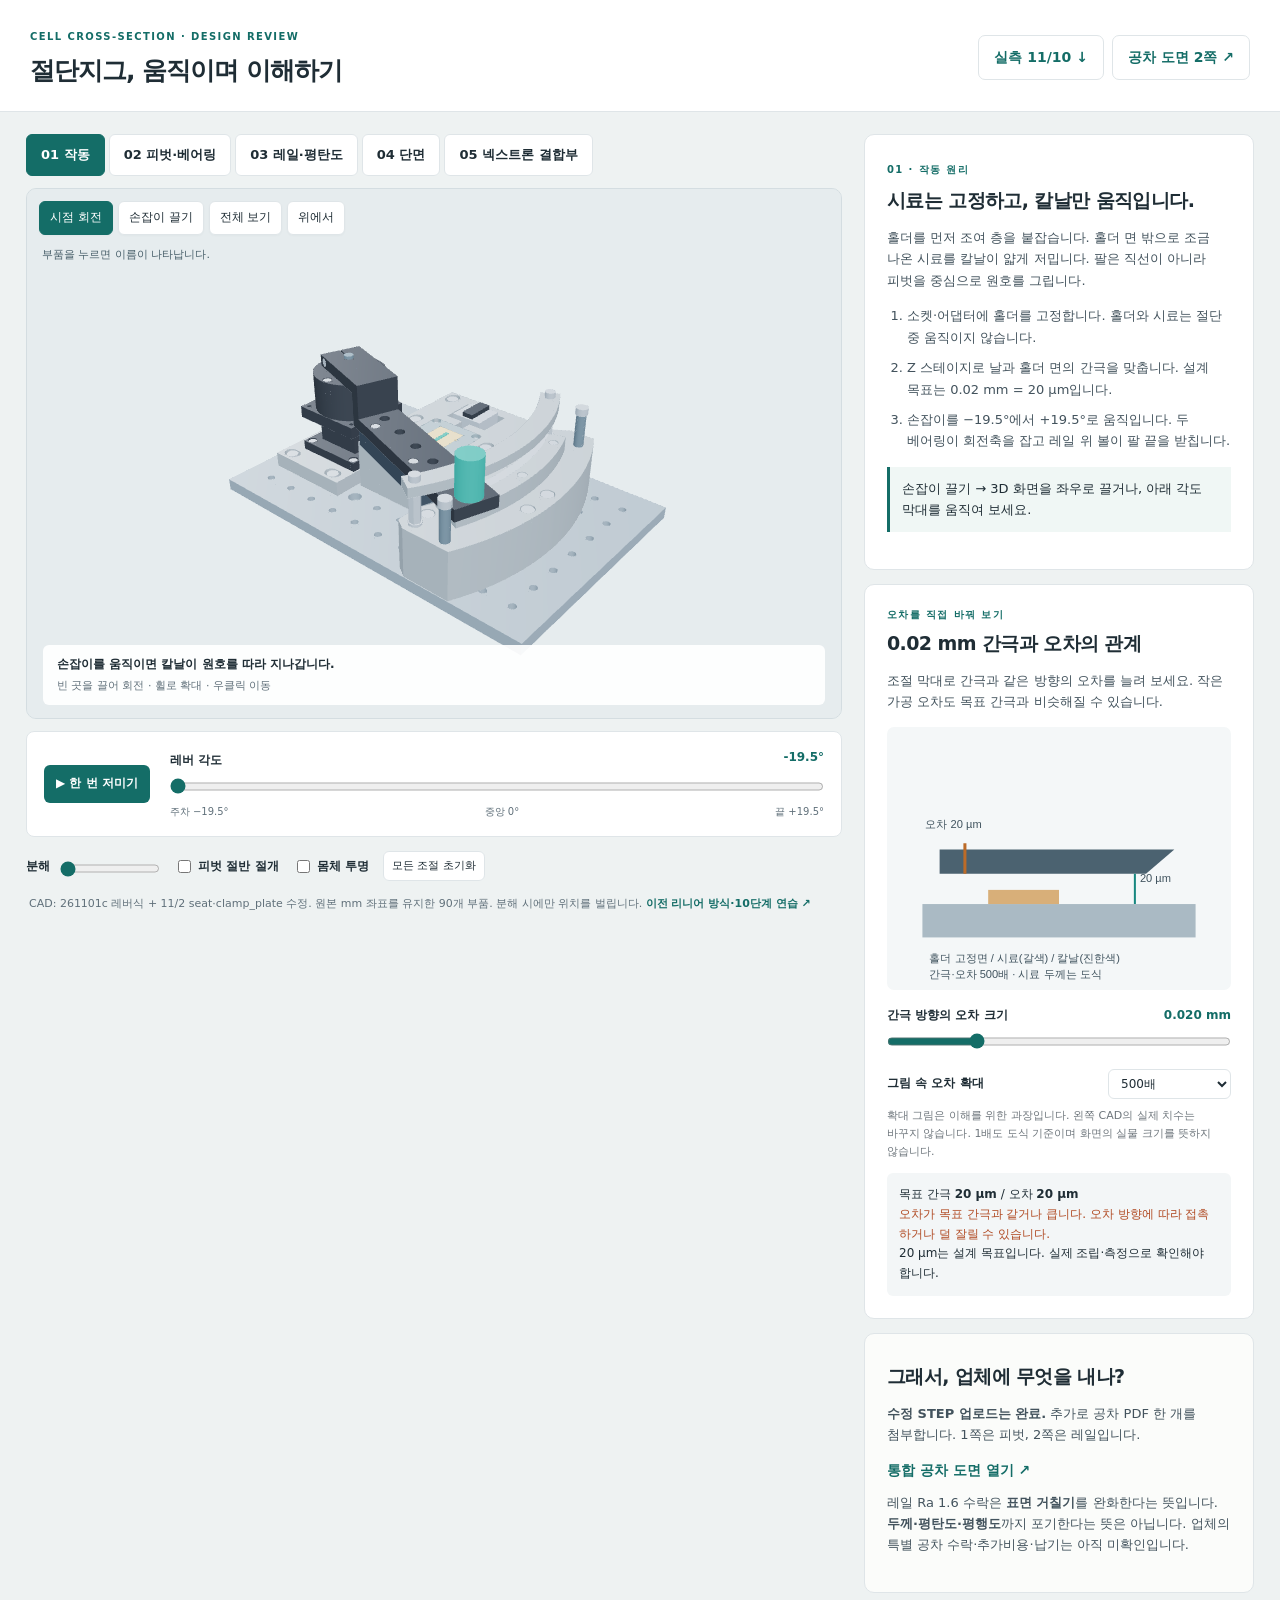
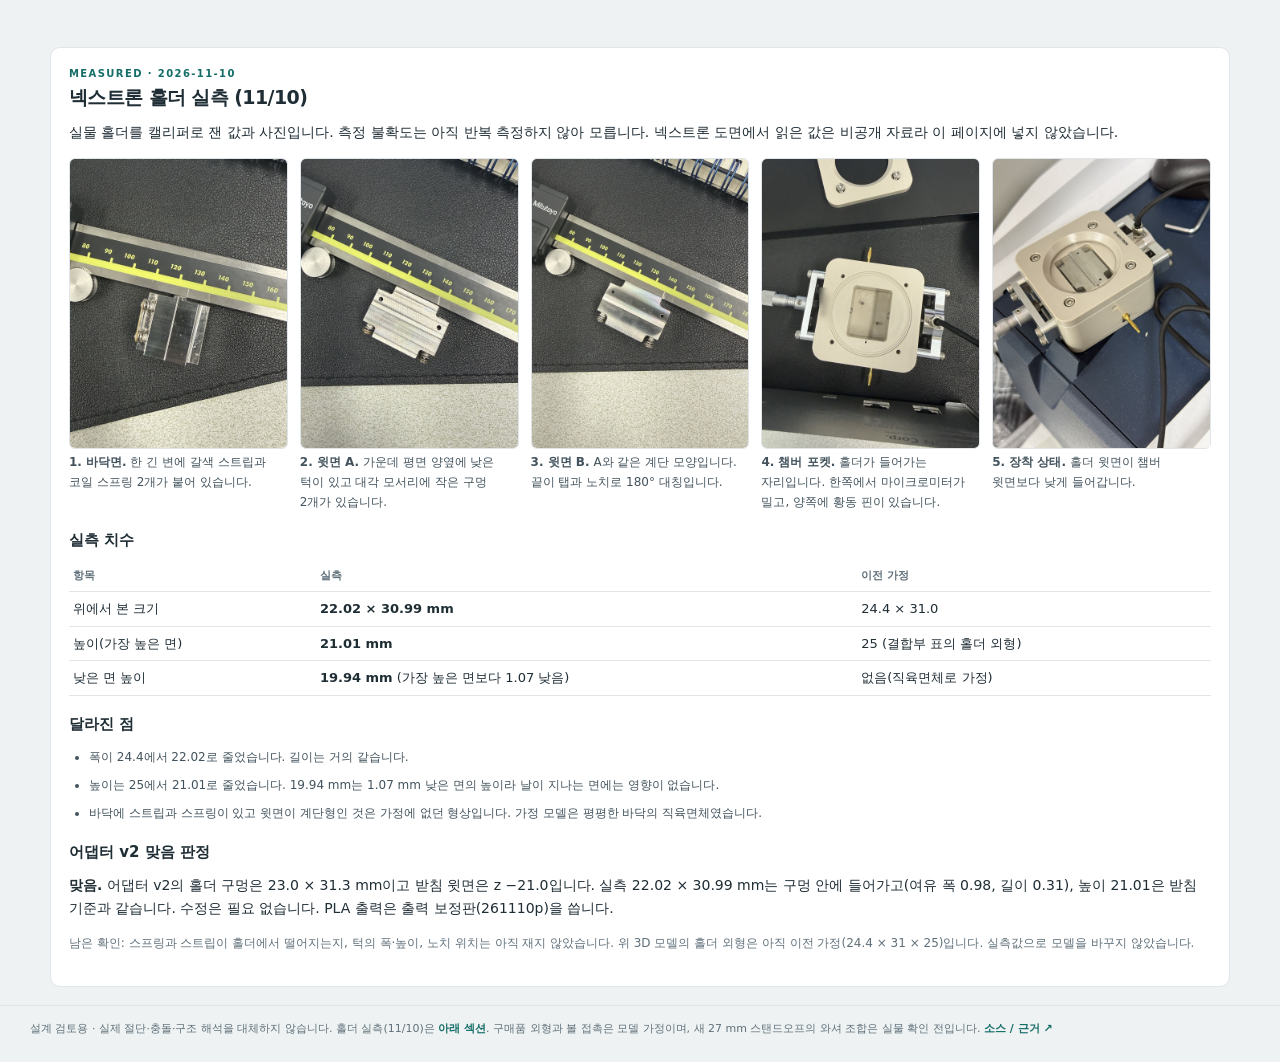
<file: index.html>
<!doctype html>
<html lang="ko"><head><meta charset="utf-8"><meta name="viewport" content="width=device-width,initial-scale=1"><title>절단지그 — 움직이며 이해하기</title><link rel="stylesheet" href="viewer.css?v=261110"></head>
<body>
<header><div><span class="eyebrow">CELL CROSS-SECTION · DESIGN REVIEW</span><h1>절단지그, 움직이며 이해하기</h1></div><div class="hlinks"><a class="paper" href="#measured">실측 11/10 ↓</a><a class="paper" href="assets/jlccnc_tolerance_drawings_261102.pdf" target="_blank" rel="noopener">공차 도면 2쪽 ↗</a></div></header>
<main>
<section class="workspace" aria-label="3D 절단지그">
 <nav class="chapters" aria-label="설명 주제"><button data-topic="operation" class="active">01 작동</button><button data-topic="pivot">02 피벗·베어링</button><button data-topic="rail">03 레일·평탄도</button><button data-topic="section">04 단면</button><button data-topic="mount">05 넥스트론 결합부</button></nav>
 <div id="viewport"><canvas id="scene" aria-label="3D 지그. 마우스로 회전하거나 손잡이 끌기 모드에서 작동"></canvas><div id="tags" aria-hidden="true"></div><div id="loading">실제 CAD 90개 부품을 불러오는 중…</div><div class="top-tools"><button id="cameraMode" class="active">시점 회전</button><button id="handleMode">손잡이 끌기</button><button id="home">전체 보기</button><button id="top">위에서</button></div><div id="partLabel" role="status">부품을 누르면 이름이 나타납니다.</div><div class="viewport-caption"><b id="topicCaption">손잡이를 움직이면 칼날이 원호를 따라 지나갑니다.</b><span id="gestureHint">빈 곳을 끌어 회전 · 휠로 확대 · 우클릭 이동</span></div></div>
 <div class="motion"><button id="play" aria-label="절단 동작 재생">▶ 한 번 저미기</button><div class="slider-label"><label for="angle">레버 각도 <output id="angleValue">−19.5°</output></label><input id="angle" type="range" min="-19.5" max="19.5" step="0.1" value="-19.5"><div class="ends"><span>주차 −19.5°</span><span>중앙 0°</span><span>끝 +19.5°</span></div></div></div>
 <div class="view-controls"><label for="explode">분해 <input id="explode" type="range" min="0" max="1" step="0.01" value="0"></label><label><input id="section" type="checkbox"> 피벗 절반 절개</label><label><input id="ghost" type="checkbox"> 몸체 투명</label><label id="forceToggle" hidden><input id="forces" type="checkbox" checked> 치수·힘 표시</label><button id="reset">모든 조절 초기화</button></div>
 <p class="source">CAD: 261101c 레버식 + 11/2 seat·clamp_plate 수정. 원본 mm 좌표를 유지한 90개 부품. 분해 시에만 위치를 벌립니다. <a href="legacy.html">이전 리니어 방식·10단계 연습 ↗</a></p>
</section>
<aside>
 <article id="explanation"></article>
 <section class="lesson" id="toleranceLab"><div class="eyebrow">오차를 직접 바꿔 보기</div><h2 id="labTitle">0.02 mm는 얼마나 작을까?</h2><p id="labIntro"></p><div id="schematic" aria-label="공차 설명 그림"></div><label id="errorLabel" for="error">오차 크기 <output id="errorValue"></output></label><input id="error" type="range" min="0" max="0.08" step="0.001" value="0.02"><div class="scale" id="scaleRow"><label for="magnify">그림 속 오차 확대</label><select id="magnify"><option value="100">100배</option><option value="500" selected>500배</option><option value="1">과장 없음 (1배)</option></select></div><p class="important" id="scaleNote">확대 그림은 이해를 위한 과장입니다. 왼쪽 CAD의 실제 치수는 바꾸지 않습니다. 1배도 도식 기준이며 화면의 실물 크기를 뜻하지 않습니다.</p><div id="labReadout"></div></section>
 <section class="lesson checklist"><h2>그래서, 업체에 무엇을 내나?</h2><p><b>수정 STEP 업로드는 완료.</b> 추가로 공차 PDF 한 개를 첨부합니다. 1쪽은 피벗, 2쪽은 레일입니다.</p><a href="assets/jlccnc_tolerance_drawings_261102.pdf" target="_blank" rel="noopener">통합 공차 도면 열기 ↗</a><p>레일 Ra 1.6 수락은 <b>표면 거칠기</b>를 완화한다는 뜻입니다. <b>두께·평탄도·평행도</b>까지 포기한다는 뜻은 아닙니다. 업체의 특별 공차 수락·추가비용·납기는 아직 미확인입니다.</p></section>
</aside>
</main>
<section id="measured" class="measured"><div class="eyebrow">MEASURED · 2026-11-10</div><h2>넥스트론 홀더 실측 (11/10)</h2>
<p>실물 홀더를 캘리퍼로 잰 값과 사진입니다. 측정 불확도는 아직 반복 측정하지 않아 모릅니다. 넥스트론 도면에서 읽은 값은 비공개 자료라 이 페이지에 넣지 않았습니다.</p>
<div class="photos">
<figure><img src="assets/measured-261110/p1.jpg" loading="lazy" alt="홀더 바닥면과 스프링 2개"><figcaption><b>1. 바닥면.</b> 한 긴 변에 갈색 스트립과 코일 스프링 2개가 붙어 있습니다.</figcaption></figure>
<figure><img src="assets/measured-261110/p2.jpg" loading="lazy" alt="홀더 윗면 A"><figcaption><b>2. 윗면 A.</b> 가운데 평면 양옆에 낮은 턱이 있고 대각 모서리에 작은 구멍 2개가 있습니다.</figcaption></figure>
<figure><img src="assets/measured-261110/p4.jpg" loading="lazy" alt="홀더 윗면 B"><figcaption><b>3. 윗면 B.</b> A와 같은 계단 모양입니다. 끝이 탭과 노치로 180° 대칭입니다.</figcaption></figure>
<figure><img src="assets/measured-261110/p3.jpg" loading="lazy" alt="챔버의 홀더 포켓"><figcaption><b>4. 챔버 포켓.</b> 홀더가 들어가는 자리입니다. 한쪽에서 마이크로미터가 밀고, 양쪽에 황동 핀이 있습니다.</figcaption></figure>
<figure><img src="assets/measured-261110/p5.jpg" loading="lazy" alt="챔버에 장착한 홀더"><figcaption><b>5. 장착 상태.</b> 홀더 윗면이 챔버 윗면보다 낮게 들어갑니다.</figcaption></figure>
</div>
<h3>실측 치수</h3>
<table class="mspec"><tr><th>항목</th><th>실측</th><th>이전 가정</th></tr>
<tr><td>위에서 본 크기</td><td><b>22.02 × 30.99 mm</b></td><td>24.4 × 31.0</td></tr>
<tr><td>높이(가장 높은 면)</td><td><b>21.01 mm</b></td><td>25 (결합부 표의 홀더 외형)</td></tr>
<tr><td>낮은 면 높이</td><td><b>19.94 mm</b> (가장 높은 면보다 1.07 낮음)</td><td>없음(직육면체로 가정)</td></tr></table>
<h3>달라진 점</h3>
<ul class="fixes"><li>폭이 24.4에서 22.02로 줄었습니다. 길이는 거의 같습니다.</li><li>높이는 25에서 21.01로 줄었습니다. 19.94 mm는 1.07 mm 낮은 면의 높이라 날이 지나는 면에는 영향이 없습니다.</li><li>바닥에 스트립과 스프링이 있고 윗면이 계단형인 것은 가정에 없던 형상입니다. 가정 모델은 평평한 바닥의 직육면체였습니다.</li></ul>
<h3>어댑터 v2 맞음 판정</h3>
<p class="verdict-line"><b>맞음.</b> 어댑터 v2의 홀더 구멍은 23.0 × 31.3 mm이고 받침 윗면은 z −21.0입니다. 실측 22.02 × 30.99 mm는 구멍 안에 들어가고(여유 폭 0.98, 길이 0.31), 높이 21.01은 받침 기준과 같습니다. 수정은 필요 없습니다. PLA 출력은 출력 보정판(261110p)을 씁니다.</p>
<p class="note">남은 확인: 스프링과 스트립이 홀더에서 떨어지는지, 턱의 폭·높이, 노치 위치는 아직 재지 않았습니다. 위 3D 모델의 홀더 외형은 아직 이전 가정(24.4 × 31 × 25)입니다. 실측값으로 모델을 바꾸지 않았습니다.</p>
</section>
<footer>설계 검토용 · 실제 절단·충돌·구조 해석을 대체하지 않습니다. 홀더 실측(11/10)은 <a href="#measured">아래 섹션</a>. 구매품 외형과 볼 접촉은 모델 가정이며, 새 27 mm 스탠드오프의 와셔 조합은 실물 확인 전입니다. <a href="https://github.com/DonghyeonLee98/cell-cut-jig-3d">소스 / 근거 ↗</a></footer>
<script src="vendor/three.min.js"></script><script src="vendor/OrbitControls.js"></script><script src="vendor/GLTFLoader.js"></script><script src="viewer.js?v=261110"></script>
</body></html>
</file>
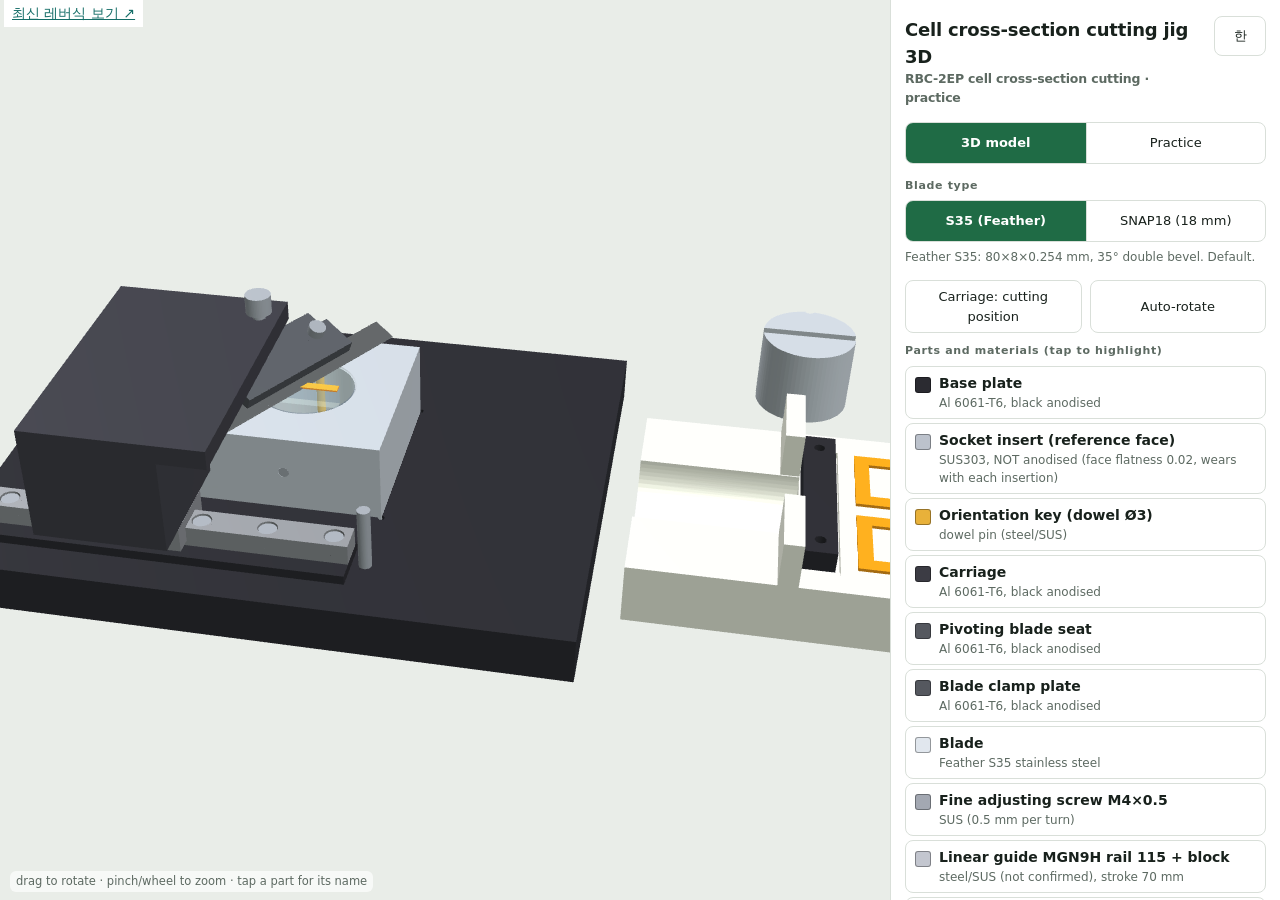
<file: legacy.html>
<!doctype html>
<html lang="ko">
<meta charset="utf-8">
<meta name="viewport" content="width=device-width, initial-scale=1, viewport-fit=cover">
<title>셀 단면 절단 지그 3D · Cell cross-section cutting jig 3D</title>
<style>
:root {
  --bg: #f3f5f2; --panel: #ffffff; --fg: #18211c; --muted: #5d6a62; --line: #d9dfd9;
  --accent: #1f6b45; --stage: #e9ede8; --warn: #c1121f; --hl: #ff7a1a;
  --font-body: "Malgun Gothic", "Apple SD Gothic Neo", "Noto Sans KR", system-ui, sans-serif;
}
@media (prefers-color-scheme: dark) { :root {
  --bg: #101513; --panel: #171e1b; --fg: #e4ebe6; --muted: #9aa8a0; --line: #2a3530; --accent: #4fb582; --stage: #1a221e; color-scheme: dark } }
[hidden] { display: none !important; }
html, body { height: 100%; margin: 0; }
body { background: var(--bg); color: var(--fg); font-family: var(--font-body); font-size: 14px; line-height: 1.5; }
.app { display: flex; height: 100%; }
.stage { position: relative; flex: 1 1 auto; min-width: 0; background: var(--stage); }
#c { display: block; width: 100%; height: 100%; touch-action: none; }
.rail { flex: 0 0 390px; overflow-y: auto; background: var(--panel); border-left: 1px solid var(--line); box-sizing: border-box;
  padding: 16px max(14px, env(safe-area-inset-right, 0px)) 24px max(14px, env(safe-area-inset-left, 0px)); display: flex; flex-direction: column; gap: 14px; }
.rail > * { flex-shrink: 0; min-width: 0; }
.rail { min-width: 0; }
.step p, .parts div, .note, footer p, h1 { overflow-wrap: anywhere; }
.seg button { min-width: 0; }
h1 { font-size: 18px; font-weight: 700; margin: 0; letter-spacing: -0.01em; }
h1 small { display: block; font-size: 12.5px; font-weight: 600; color: var(--muted); }
.top { display: flex; justify-content: space-between; align-items: flex-start; gap: 8px; }
.label { font-size: 11px; font-weight: 600; letter-spacing: .06em; color: var(--muted); margin: 0 0 6px; }
.seg { display: grid; grid-auto-flow: column; grid-auto-columns: 1fr; border: 1px solid var(--line); border-radius: 8px; overflow: hidden; }
.seg button { font: inherit; font-size: 13px; padding: 9px 6px; min-height: 40px; border: 0; background: transparent; color: var(--fg); cursor: pointer; border-left: 1px solid var(--line); }
.seg button:first-child { border-left: 0; }
.seg button[aria-pressed="true"] { background: var(--accent); color: #fff; font-weight: 700; }
button.btn { font: inherit; font-size: 13px; min-height: 40px; padding: 6px 12px; border: 1px solid var(--line); border-radius: 8px; background: transparent; color: var(--fg); cursor: pointer; }
button.btn.primary { background: var(--accent); color: #fff; border-color: var(--accent); font-weight: 700; }
button.btn.danger { border-color: var(--warn); color: var(--warn); }
button.btn:disabled { opacity: .4; cursor: default; }
.lang { min-width: 52px; min-height: 34px; }
.note { color: var(--muted); font-size: 12px; }
.parts { list-style: none; margin: 0; padding: 0; display: flex; flex-direction: column; gap: 4px; }
.parts li { border: 1px solid var(--line); border-radius: 8px; padding: 6px 9px; cursor: pointer; display: flex; gap: 8px; align-items: flex-start; }
.parts li[aria-selected="true"] { border-color: var(--hl); background: rgba(255, 122, 26, .10); }
.parts .sw { flex: 0 0 14px; height: 14px; margin-top: 4px; border-radius: 3px; border: 1px solid rgba(0,0,0,.35); }
.parts b { font-weight: 600; }
.parts span.m { display: block; color: var(--muted); font-size: 12px; }
.step { border: 1px solid var(--line); border-radius: 10px; padding: 10px 12px; display: flex; flex-direction: column; gap: 8px; }
.step .n { font-size: 12px; color: var(--accent); font-weight: 700; }
.step h2 { font-size: 16px; margin: 0; }
.step p { margin: 0; }
.nav { display: grid; grid-template-columns: 1fr 1fr; gap: 8px; }
.dots { display: flex; gap: 4px; flex-wrap: wrap; }
.dots i { width: 22px; height: 6px; border-radius: 3px; background: var(--line); cursor: pointer; }
.dots i.on { background: var(--accent); }
.dots i.cur { background: var(--hl); }
.warnbar { position: absolute; left: 10px; right: 10px; top: 10px; background: var(--warn); color: #fff; border-radius: 8px; padding: 8px 12px; font-weight: 700; font-size: 13.5px;
  box-shadow: 0 2px 10px rgba(0,0,0,.3); }
.hint { position: absolute; left: 10px; bottom: 8px; font-size: 11.5px; color: var(--muted); background: rgba(255,255,255,.65); padding: 2px 6px; border-radius: 6px; }
@media (prefers-color-scheme: dark) { .hint { background: rgba(0,0,0,.4); } }
.tip { position: absolute; right: 10px; top: 10px; max-width: 60%; background: var(--panel); border: 1px solid var(--line); border-radius: 8px; padding: 6px 10px; font-size: 12.5px; pointer-events: none; }
.check { display: flex; flex-direction: column; gap: 6px; margin: 0; padding: 0; list-style: none; }
.check label { display: flex; gap: 8px; align-items: flex-start; cursor: pointer; }
.check input { width: 20px; height: 20px; margin-top: 1px; accent-color: var(--accent); flex: 0 0 auto; }
footer { color: var(--muted); font-size: 12px; border-top: 1px solid var(--line); padding-top: 10px; }
footer p { margin: 0 0 4px; }
#status { color: var(--muted); font-size: 12px; }
@media (max-width: 760px) {
  .app { flex-direction: column; height: auto; min-height: 100%; }
  .stage { flex: 0 0 auto; height: 52vh; min-height: 300px; position: sticky; top: 0; z-index: 2; }
  .rail { flex: 0 0 auto; border-left: 0; border-top: 1px solid var(--line); overflow: visible; }
  html, body { height: auto; }
}
</style>

<a href="./" style="position:fixed;top:0;left:4px;z-index:10;background:#fff;padding:3px 8px;color:#146d67">최신 레버식 보기 ↗</a><div class="app">
  <div class="stage">
    <canvas id="c"></canvas>
    <div id="warn" class="warnbar" hidden></div>
    <div id="tip" class="tip" hidden></div>
    <div class="hint" id="hint"></div>
  </div>
  <aside class="rail">
    <div class="top">
      <h1><span data-i="title"></span><small data-i="subtitle"></small></h1>
      <button class="btn lang" id="lang" aria-label="language">EN</button>
    </div>
    <div class="seg" id="modes">
      <button id="m-model" aria-pressed="true" data-i="mode_model"></button>
      <button id="m-prac" aria-pressed="false" data-i="mode_prac"></button>
    </div>
    <div>
      <p class="label" data-i="blade_label"></p>
      <div class="seg" id="blades">
        <button id="b-S35" aria-pressed="true">S35 (Feather)</button>
        <button id="b-SNAP18" aria-pressed="false">SNAP18 (18 mm)</button>
      </div>
      <p class="note" id="blade_note" style="margin:6px 0 0"></p>
    </div>

    <section id="p-model">
      <div class="row" style="display:flex;gap:8px;margin-bottom:10px">
        <button class="btn" id="b-car" style="flex:1"></button>
        <button class="btn" id="b-spin" style="flex:1" aria-pressed="false"></button>
      </div>
      <p class="label" data-i="parts_label"></p>
      <ul class="parts" id="parts"></ul>
    </section>

    <section id="p-prac" hidden>
      <div class="step" id="stepbox">
        <div class="n" id="s-n"></div>
        <h2 id="s-t"></h2>
        <p id="s-d"></p>
        <div id="s-x" hidden style="display:flex;gap:8px;flex-wrap:wrap">
          <button class="btn danger" id="x-wrong"></button>
          <button class="btn primary" id="x-right"></button>
        </div>
        <button class="btn" id="s-replay"></button>
      </div>
      <div class="nav" style="margin-top:10px">
        <button class="btn" id="s-prev"></button>
        <button class="btn primary" id="s-next"></button>
      </div>
      <div class="dots" id="dots" style="margin-top:10px"></div>
      <div id="s-check" hidden style="margin-top:12px">
        <p class="label" data-i="check_label"></p>
        <ul class="check" id="checklist"></ul>
      </div>
    </section>

    <div id="status"></div>
    <footer>
      <p data-i="foot1"></p>
      <p data-i="foot2"></p>
      <p data-i="foot3"></p>
    </footer>
  </aside>
</div>

<script src="vendor/three.min.js"></script>
<script src="vendor/OrbitControls.js"></script>
<script src="vendor/GLTFLoader.js"></script>
<script src="cutter.js"></script>
<script>
(function () {
  'use strict';
  // ---------------------------------------------------------------- text (ko / en)
  const TXT = {
    ko: {
      title: '셀 단면 절단 지그 3D', subtitle: 'RBC-2EP 셀 단면 절단 · 운용 연습',
      mode_model: '3D 모델', mode_prac: '운용 연습', blade_label: '칼날 종류',
      blade_S35: 'Feather S35: 80×8×0.254 mm, 35° 양날. 기본.',
      blade_SNAP18: '18 mm 스냅오프(금색 TiN): 치수는 가정(길이 ~100→모델 56 mm, 폭 18, 두께 0.5, 날 40°). 데이터시트 미확인.',
      parts_label: '부품과 재질 (눌러서 강조)', car_park: '캐리지: 주차 위치', car_cut: '캐리지: 절단 위치', spin: '자동 회전',
      hint: '끌어서 회전 · 두 손가락/휠로 확대 · 부품을 누르면 이름',
      s_of: '단계', prev: '‹ 이전', next: '다음 ›', replay: '▶ 이 단계 다시 보기', check_label: '마무리 점검표',
      foot1: '홀더 치수 Ø30×25 가정, RBC-2EP 입고(11/9) 후 실측 반영.',
      foot2: '홀더는 우리가 만든 모의 형상(원통 + 면 슬롯 + 키)이며 업체 도면·STEP은 쓰지 않았다. 설계용 모델이지 제작도가 아니다. 2026-10-30, 부산대 이동현.',
      foot3: '포일·분리막 두께는 보이도록 과장해서 그렸다 (실제 Zn 250 µm, 분리막 260 µm, Ti 32 µm). 단계 그림은 도식이다.',
      x_wrong: '거꾸로 끼우기', x_right: '바르게 끼우기',
      warn_wrong: '경고: 홀더 방향이 거꾸로입니다. 키(다월)가 홈에 걸려 들어가지 않습니다. 힘으로 누르지 마세요 (날·홀더 파손).',
      kills: ''
    },
    en: {
      title: 'Cell cross-section cutting jig 3D', subtitle: 'RBC-2EP cell cross-section cutting · practice',
      mode_model: '3D model', mode_prac: 'Practice', blade_label: 'Blade type',
      blade_S35: 'Feather S35: 80×8×0.254 mm, 35° double bevel. Default.',
      blade_SNAP18: '18 mm snap-off (gold TiN): dimensions ASSUMED (length ~100, modelled 56 mm; width 18, thickness 0.5, edge 40°). No datasheet read.',
      parts_label: 'Parts and materials (tap to highlight)', car_park: 'Carriage: parked', car_cut: 'Carriage: cutting position', spin: 'Auto-rotate',
      hint: 'drag to rotate · pinch/wheel to zoom · tap a part for its name',
      s_of: 'Step', prev: '‹ Back', next: 'Next ›', replay: '▶ Replay this step', check_label: 'Final checklist',
      foot1: 'Holder size Ø30×25 is assumed; to be replaced by measurements after the RBC-2EP arrives (11/9).',
      foot2: 'The holder is our own mock shape (cylinder + face slot + key); no vendor drawing or STEP is used. A design model, not a manufacturing drawing. 2026-10-30, Donghyeon Lee, PNU.',
      foot3: 'Foil and separator thicknesses are exaggerated for visibility (real: Zn 250 µm, separator 260 µm, Ti 32 µm). Step animations are schematic.',
      x_wrong: 'Insert backwards', x_right: 'Insert correctly',
      warn_wrong: 'WARNING: holder is backwards. The key (dowel) hits the holder wall and it will not go in. Do not force it (blade/holder damage).',
      kills: ''
    }
  };
  const BLADE_MAT = { ko: { S35: 'Feather S35 스테인리스', SNAP18: '스냅오프 날, 금색 TiN 코팅 (모재는 탄소강 가정)' },
                      en: { S35: 'Feather S35 stainless steel', SNAP18: 'snap-off blade, gold TiN coating (carbon steel assumed)' } };
  // part groups: id, colour, label, material
  const GROUPS = [
    { id: 'base', c: '#2b2b31', ko: '베이스 판', en: 'Base plate', mk: 'Al 6061-T6 흑색 아노다이즈', me: 'Al 6061-T6, black anodised' },
    { id: 'insert', c: '#bcc2cc', ko: '소켓 인서트 (기준면)', en: 'Socket insert (reference face)', mk: 'SUS303, 아노다이즈 안 함 (기준면 평면도 0.02, 홀더 삽입으로 마모)', me: 'SUS303, NOT anodised (face flatness 0.02, wears with each insertion)' },
    { id: 'key', c: '#e8b13a', ko: '방향 키 (다월 Ø3)', en: 'Orientation key (dowel Ø3)', mk: '다월 핀 (강/SUS)', me: 'dowel pin (steel/SUS)' },
    { id: 'carriage', c: '#3c3c44', ko: '캐리지', en: 'Carriage', mk: 'Al 6061-T6 흑색 아노다이즈', me: 'Al 6061-T6, black anodised' },
    { id: 'seat', c: '#55585f', ko: '회전 받침판 (날 시트)', en: 'Pivoting blade seat', mk: 'Al 6061-T6 흑색 아노다이즈', me: 'Al 6061-T6, black anodised' },
    { id: 'clamp', c: '#55585f', ko: '날 클램프 판', en: 'Blade clamp plate', mk: 'Al 6061-T6 흑색 아노다이즈', me: 'Al 6061-T6, black anodised' },
    { id: 'blade', c: '#e1e7ee', ko: '칼날', en: 'Blade', mk: '', me: '' },
    { id: 'screw', c: '#a3a8b2', ko: '미세 조정 나사 M4×0.5', en: 'Fine adjusting screw M4×0.5', mk: 'SUS (0.5 mm/회전)', me: 'SUS (0.5 mm per turn)' },
    { id: 'rail', c: '#c3c6cf', ko: '리니어 가이드 MGN9H 레일 115 + 블록', en: 'Linear guide MGN9H rail 115 + block', mk: '강/SUS (재질 미확인), 행정 70 mm', me: 'steel/SUS (not confirmed), stroke 70 mm' },
    { id: 'hw', c: '#9ba0aa', ko: '나사·핀·정지핀·황동 팁', en: 'Screws, pins, stoppers, brass tip', mk: 'SUS A2-70 나사, 맞춤핀, 황동 팁', me: 'SUS A2-70 screws, dowel pins, brass tip' },
    { id: 'holder', c: '#9fbbdd', ko: '홀더 외피 (가정 Ø30×25)', en: 'Holder envelope (assumed Ø30×25)', mk: '투명, 실제 RBC-2EP 홀더가 아님', me: 'transparent, not the real RBC-2EP holder' },
    { id: 'stackbase', c: '#e9e9de', ko: '적층대', en: 'Stacking base', mk: 'POM', me: 'POM' },
    { id: 'fence', c: '#2b2b31', ko: '슬라이드 펜스 (0.5 mm 단차)', en: 'Slide fence (0.5 mm step)', mk: 'Al 6061-T6 흑색 아노다이즈 (미지정, 기존 유지)', me: 'Al 6061-T6, black anodised (not specified, kept)' },
    { id: 'frame', c: '#f29a1a', ko: '누름틀 2장', en: 'Keep frames (2)', mk: 'PLA (FDM)', me: 'PLA (FDM)' },
    { id: 'guard', c: '#f29a1a', ko: '날 덮개', en: 'Blade guard', mk: 'PLA (FDM)', me: 'PLA (FDM)' },
    { id: 'mock', c: '#bcc2cc', ko: '시험용 모의 홀더', en: 'Trial mock holder', mk: 'Al 6061-T6 (입고 전 절단 시험)', me: 'Al 6061-T6 (trial before arrival)' }
  ];
  const GID = {}; GROUPS.forEach((g) => { GID[g.id] = g; });
  const BLADE_COL = { S35: '#e1e7ee', SNAP18: '#d6a626' };
  function groupOf(n) {
    n = n.replace(/__(s35|snap18)$/, '');
    if (n === 'base') return 'base';
    if (n === 'insert') return 'insert';
    if (n === 'key_1') return 'key';
    if (n === 'carriage') return 'carriage';
    if (n === 'blade_seat') return 'seat';
    if (n === 'blade_clamp') return 'clamp';
    if (n === 'blade') return 'blade';
    if (n === 'fine_screw') return 'screw';
    if (n === 'rail' || n === 'rail_block') return 'rail';
    if (n === 'holder_env' || n === 'overhang') return 'holder';
    if (n === 'stack_base') return 'stackbase';
    if (n === 'fence') return 'fence';
    if (/^keep_frame/.test(n)) return 'frame';
    if (n === 'blade_guard_park') return 'guard';
    if (/^mock_/.test(n)) return 'mock';
    if (/_lying$/.test(n)) return null;
    return 'hw';
  }

  // ---------------------------------------------------------------- practice steps
  // targets: absolute state per step (variables are tweened toward them)
  const D0 = { hp: 0, hov: 45, flip: 0, f0: 0, f1: 0, f2: 0, prot: 8.0, frame: 0, fence: 0, bolt: 0, scis: 0, car: -24, guard: 0, shim: 0, spin: 0, micro: 0, face: 0 };
  const S = (o) => Object.assign({}, D0, o);
  const STEPS = [
    { ko: '홀더를 적층대에 눕히기', en: 'Lay the holder on the stacking base', cam: 'stack', hl: ['holder', 'stackbase'], st: S({}),
      dk: '홀더를 적층대의 반원 홈에 눕히고, 절단할 면이 벽에 닿게 한다. 이 면이 나중에 칼날이 지나는 기준면이다.',
      de: 'Lay the holder in the half-round groove of the stacking base with the face to cut against the wall. This face is the reference the blade later passes over.' },
    { ko: 'Zn 포일 → 누름틀', en: 'Zn foil → keep frame', cam: 'stack', hl: ['f0', 'frame'], st: S({ f0: 1, frame: 1 }),
      dk: 'Zn 포일(20×20.5)을 누름틀로 눌러 홀더 면의 슬롯에 넣는다. 20.5 mm 쪽이 절단 쪽이다.',
      de: 'Press the Zn foil (20×20.5) into the face slot with a keep frame. The 20.5 mm side faces the cut.' },
    { ko: '분리막(마른 상태) → 누름틀', en: 'Separator (dry) → keep frame', cam: 'stack', hl: ['f1', 'frame'], st: S({ f0: 1, f1: 1, frame: 1 }),
      dk: '분리막은 마른 상태로 넣는다. 젖으면 날에 섬유가 끌려 나온다. 누름틀로 평평하게 누른다.',
      de: 'Insert the separator dry; a wet one drags fibres along the blade. Flatten it with the keep frame.' },
    { ko: 'Ti 포일', en: 'Ti foil', cam: 'stack', hl: ['f2', 'frame'], st: S({ f0: 1, f1: 1, f2: 1, frame: 1 }),
      dk: 'Ti 포일(20×20.5)을 마지막 층으로 넣는다. 세 층 모두 20.5 mm 쪽이 같은 방향(절단 쪽)이어야 한다.',
      de: 'Add the Ti foil (20×20.5) as the last layer. All three layers must have their 20.5 mm side on the cut side.' },
    { ko: '펜스로 0.5 mm만 내밀고 볼트 조이기', en: 'Set 0.5 mm with the fence, tighten bolts', cam: 'stack', hl: ['fence', 'bolts', 'holder'], st: S({ f0: 1, f1: 1, f2: 1, frame: 0, fence: 1, prot: 0.5, bolt: 1 }),
      dk: '슬라이드 펜스를 대어 층을 절단 쪽으로 0.5 mm만 내밀고, 그 상태로 홀더 볼트 두 개를 조인다.',
      de: 'Bring the slide fence up so the layers protrude only 0.5 mm on the cut side, then tighten the two holder bolts.' },
    { ko: '가위로 거칠게 자르기 (0.3–0.5 mm 남김)', en: 'Rough trim with scissors (leave 0.3–0.5 mm)', cam: 'stack', hl: ['scis', 'holder'], st: S({ f0: 1, f1: 1, f2: 1, fence: 0, prot: 0.5, bolt: 1, scis: 1 }),
      dk: '펜스를 빼고, 돌출부가 0.3–0.5 mm보다 길면 가위로 그만큼만 남기고 거칠게 자른다. 남은 길이가 짧을수록 저밀 때 Zn이 덜 번진다.',
      de: 'Remove the fence. If more than 0.3–0.5 mm protrudes, trim it roughly with scissors to that length. The shorter the remainder, the less the Zn smears when sliced.' },
    { ko: '홀더를 절단대 인서트에 끼우기', en: 'Seat the holder in the cutting-base insert', cam: 'cut', hl: ['key', 'insert', 'holder'], st: S({ f0: 1, f1: 1, f2: 1, fence: 0, prot: 0.5, bolt: 1, hp: 2, hov: 0 }), extra: true,
      dk: '홀더를 들어 인서트에 끼운다. 키(다월)가 홀더 홈에 맞는 방향으로만 들어간다. 거꾸로 끼워 보는 버튼으로 막히는 모습을 볼 수 있다.',
      de: 'Lift the holder into the insert. It only goes in with the key (dowel) matching the holder groove. Use the button to see what happens when it is backwards.' },
    { ko: '날 높이 맞추기 (0.02 mm 심/필러)', en: 'Set the blade height (0.02 mm shim/feeler)', cam: 'cut', hl: ['shim', 'screw', 'blade', 'guard'], st: S({ f0: 1, f1: 1, f2: 1, fence: 0, prot: 0.5, bolt: 1, hp: 2, hov: 0, guard: 1, shim: 1, spin: 1 }),
      dk: '날 덮개를 벗기고, 날끝과 인서트 윗면 사이에 0.02 mm 심을 끼워 미세 나사로 높이를 맞춘다 (나사 1/8 회전 ≈ 60 µm). 칼날을 바꿀 때마다 다시 한다.',
      de: 'Take off the blade guard, put a 0.02 mm shim between the edge and the insert top and set the height with the fine screw (1/8 turn ≈ 60 µm). Repeat for every new blade.' },
    { ko: '캐리지를 한 번에 밀어 저미기', en: 'Slide the carriage once to slice', cam: 'cut', hl: ['carriage', 'blade'], st: S({ f0: 1, f1: 1, f2: 1, fence: 0, prot: 0.5, bolt: 1, hp: 2, hov: 0, guard: 1, shim: 0, spin: 1, car: 46, face: 1 }), slow: true,
      dk: '캐리지를 멈추지 말고 한 번에 끝까지 민다 (약 5 mm/s, 70 mm에 약 14 초). 날이 홀더 면 위 0.02 mm를 층과 나란히 지나며 돌출부를 저며 낸다.',
      de: 'Push the carriage in one steady stroke to the end (about 5 mm/s, ~14 s for 70 mm). The blade skims 0.02 mm above the holder face parallel to the layers and slices off the overhang.' },
    { ko: '덮개 · 단면 확인 · 전해액 주입', en: 'Cover, inspect, fill electrolyte', cam: 'cut', hl: ['guard', 'micro', 'face'], st: S({ f0: 1, f1: 1, f2: 1, fence: 0, prot: 0.5, bolt: 1, hp: 2, hov: 0, guard: 0, shim: 0, spin: 1, car: -24, face: 1, micro: 1 }), check: true,
      dk: '캐리지를 주차 위치로 돌려 날 덮개를 씌운다. 홀더를 빼서 단면을 현미경(50–200×)으로 본다. 전해액은 건식 절단이 끝난 뒤 1/16" 포트로 주입한다.',
      de: 'Return the carriage to the park position and put the guard on. Take the holder out and inspect the section under a microscope (50–200×). Inject the electrolyte through the 1/16" port after the dry cut.' }
  ];
  const CHECKS = [
    { ko: '단면에 Zn 번짐 없음', en: 'No Zn smear on the section' },
    { ko: '층 어긋남 ≤ 20 µm', en: 'Layer misalignment ≤ 20 µm' },
    { ko: '홀더 면에 날 자국 없음', en: 'No blade mark on the holder face' },
    { ko: '분리막 섬유 돌출 ≤ 50 µm, 뽑힌 구멍 없음', en: 'Separator fibres protrude ≤ 50 µm, no pulled-out holes' }
  ];

  // ---------------------------------------------------------------- state
  let lang = (navigator.language || 'ko').toLowerCase().startsWith('ko') ? 'ko' : 'en';
  let bladeType = 'S35', mode = 'model', stepIdx = 0, selected = null, wrongBlocked = false;
  const $ = (id) => document.getElementById(id);
  const t = (k) => TXT[lang][k];

  // ---------------------------------------------------------------- three.js
  const canvas = $('c');
  const renderer = new THREE.WebGLRenderer({ canvas, antialias: true, alpha: true });
  renderer.setClearColor(0x000000, 0);
  renderer.setPixelRatio(Math.min(window.devicePixelRatio || 1, 2));
  renderer.localClippingEnabled = true;
  const scene = new THREE.Scene();
  const camera = new THREE.PerspectiveCamera(32, 1, 1, 2000);
  camera.up.set(0, 0, 1);
  const controls = new THREE.OrbitControls(camera, canvas);
  controls.enableDamping = true; controls.dampingFactor = 0.1;
  scene.add(new THREE.HemisphereLight(0xffffff, 0x8a9088, 0.95));
  const dl = new THREE.DirectionalLight(0xffffff, 0.75); dl.position.set(120, -160, 260); scene.add(dl);
  const dl2 = new THREE.DirectionalLight(0xffffff, 0.3); dl2.position.set(-150, 100, 90); scene.add(dl2);

  const CAMS = {
    model: { p: [120, -400, 290], t: [45, -5, 10] },
    stack: { p: [222, -150, 100], t: [152, 0, 4] },
    cut: { p: [45, -240, 175], t: [-20, -22, 28] }
  };
  let camTween = null;
  function goCam(name) {
    const c = CAMS[name];
    camTween = { t0: performance.now(), dur: 900, p0: camera.position.clone(), q0: controls.target.clone(), p1: new THREE.Vector3(...c.p), q1: new THREE.Vector3(...c.t) };
  }
  function setCam(name) { const c = CAMS[name]; camera.position.set(...c.p); controls.target.set(...c.t); controls.update(); }

  // ---------------------------------------------------------------- build the scene
  const meshes = {};            // node name -> mesh
  const matOf = {};             // group id -> [materials]
  const root = new THREE.Group(); scene.add(root);
  const carGroup = new THREE.Group(); root.add(carGroup);                // moving carriage parts (built at the cutting position)
  const holderGroup = new THREE.Group(); root.add(holderGroup);          // holder envelope + slab + stack parts
  const lyGroup = new THREE.Group(); holderGroup.add(lyGroup);           // holds objects defined in the lying (stacking-base) frame
  const pivotScrews = {};
  const X_PARK = -24, X_END = 46, Z0 = 25, STN = 155;

  const Mlay = new THREE.Matrix4().makeTranslation(STN, 0, 0)
    .multiply(new THREE.Matrix4().makeRotationY(Math.PI / 2))
    .multiply(new THREE.Matrix4().makeRotationZ(Math.PI / 2))
    .multiply(new THREE.Matrix4().makeTranslation(0, 0, -Z0));
  const posL = new THREE.Vector3(), qL = new THREE.Quaternion(), scL = new THREE.Vector3();
  Mlay.decompose(posL, qL, scL);
  lyGroup.matrixAutoUpdate = false; lyGroup.matrix.copy(Mlay).invert(); lyGroup.matrixWorldNeedsUpdate = true;

  function mkMat(g, extra) {
    const m = new THREE.MeshStandardMaterial(Object.assign({ color: new THREE.Color(g.c), roughness: 0.55, metalness: 0.25, flatShading: true }, extra || {}));
    (matOf[g.id] = matOf[g.id] || []).push(m);
    return m;
  }
  const slabPlane = new THREE.Plane(new THREE.Vector3(1, 0, 0), 20);
  let slabMat = null;

  // extra objects (stack story)
  const foils = [], bolts = [], extra = {};
  function addExtras() {
    const dims = [{ z0: -1.3, th: 0.8, col: '#9db3c9', id: 'f0' }, { z0: -0.5, th: 0.8, col: '#f6f1e0', id: 'f1' }, { z0: 0.3, th: 0.4, col: '#4b505d', id: 'f2' }];
    const foilG = { id: 'foil' };
    dims.forEach((d) => {
      const m = new THREE.Mesh(new THREE.BoxGeometry(1, 20, d.th), new THREE.MeshStandardMaterial({ color: d.col, roughness: 0.6, metalness: d.id === 'f1' ? 0 : 0.5, flatShading: true }));
      m.userData = { fid: d.id, zc: d.z0 + d.th / 2, grp: d.id };
      lyGroup.add(m); foils.push(m);
    });
    // holder bolts (heads on top of the lying holder)
    [-1, 1].forEach((s) => {
      const g = new THREE.Group(); g.position.set(STN - 10, 8 * s, 15);
      const head = new THREE.Mesh(new THREE.CylinderGeometry(3, 3, 3, 24), new THREE.MeshStandardMaterial({ color: '#9ba0aa', roughness: 0.4, metalness: 0.6, flatShading: true }));
      head.rotation.x = Math.PI / 2; head.position.z = 1.5;
      const slot = new THREE.Mesh(new THREE.BoxGeometry(5, 0.9, 0.8), new THREE.MeshStandardMaterial({ color: '#222' }));
      slot.position.z = 3.1;
      g.add(head); g.add(slot); lyGroup.add(g); bolts.push(g);
    });
    // scissors
    const sc = new THREE.Group();
    const smat = new THREE.MeshStandardMaterial({ color: '#c9ccd3', roughness: 0.3, metalness: 0.8 });
    const hmat = new THREE.MeshStandardMaterial({ color: '#d93a2b', roughness: 0.6 });
    const a = new THREE.Group(), b = new THREE.Group();
    [a, b].forEach((q, i) => {
      const bl = new THREE.Mesh(new THREE.BoxGeometry(14, 0.5, 0.4), smat); bl.position.x = -7; q.add(bl);
      const hd = new THREE.Mesh(new THREE.TorusGeometry(2.6, 0.5, 8, 18), hmat); hd.position.x = 3.2; hd.position.y = 0; q.add(hd);
      sc.add(q);
    });
    sc.position.set(STN + 11, 0, 0.3); sc.visible = false; lyGroup.add(sc);
    extra.sc = sc; extra.sa = a; extra.sb = b;
    // blade-height shim (exaggerated 0.15 mm)
    const shim = new THREE.Mesh(new THREE.BoxGeometry(9, 4, 0.16), new THREE.MeshStandardMaterial({ color: '#ff7a1a', emissive: '#ff5500', emissiveIntensity: 0.5 }));
    shim.position.set(-24 + 2.0, 1.0, Z0 + 0.08 + 0.02); shim.visible = false; shim.rotation.z = Math.PI / 6; root.add(shim); extra.shim = shim;
    // cut face marker + microscope
    const face = new THREE.Mesh(new THREE.BoxGeometry(20, 3, 0.06), new THREE.MeshStandardMaterial({ color: '#27c46a', emissive: '#12a050', emissiveIntensity: 0.6 }));
    face.position.set(0, 0, Z0 + 0.03); face.visible = false; root.add(face); extra.face = face;
    const mic = new THREE.Group();
    const tube = new THREE.Mesh(new THREE.CylinderGeometry(7, 7, 36, 24), new THREE.MeshStandardMaterial({ color: '#2f343c', roughness: 0.5, metalness: 0.4 })); tube.rotation.x = Math.PI / 2; tube.position.z = 36;
    const obj = new THREE.Mesh(new THREE.CylinderGeometry(3.5, 5.5, 8, 24), new THREE.MeshStandardMaterial({ color: '#8d939e', metalness: 0.7, roughness: 0.3 })); obj.rotation.x = Math.PI / 2; obj.position.z = 14;
    const arm = new THREE.Mesh(new THREE.BoxGeometry(6, 6, 70), new THREE.MeshStandardMaterial({ color: '#2f343c' })); arm.position.set(0, 0, 50);
    mic.add(tube, obj); mic.position.set(0, 0, Z0 + 14); mic.visible = false; root.add(mic); extra.mic = mic;
    extra.blocker = null;
  }

  function onLoaded(gltf) {
    const list = [];
    gltf.scene.traverse((o) => { if (o.isMesh) list.push(o); });
    list.forEach((o) => {
      const raw = o.name;
      const gid = groupOf(raw);
      if (!gid) { o.visible = false; return; }
      const g = GID[gid];
      const base = raw.replace(/__(s35|snap18)$/, '');
      const typeSuffix = (raw.match(/__(s35|snap18)$/) || [])[1] || null;
      let mat;
      if (gid === 'holder') {
        mat = mkMat(g, { transparent: true, opacity: base === 'overhang' ? 0.95 : 0.3, depthWrite: base === 'overhang', metalness: 0.0, roughness: 0.3 });
        if (base === 'overhang') { mat.color = new THREE.Color('#e08a2e'); mat.clippingPlanes = [slabPlane]; slabMat = mat; }
      } else if (gid === 'blade') mat = mkMat(g, { metalness: 0.7, roughness: 0.3 });
      else mat = mkMat(g);
      if (gid === 'rail') mat.metalness = 0.5;
      o.material = mat;
      o.geometry.computeVertexNormals(); o.geometry.computeBoundingSphere();
      const par = o.parent; if (par) par.remove(o);
      o.position.set(0, 0, 0); o.rotation.set(0, 0, 0); o.scale.set(1, 1, 1); o.matrixAutoUpdate = true;
      o.userData = { gid, base, type: typeSuffix };
      meshes[raw] = o;
      if (['carriage', 'seat', 'clamp', 'blade', 'rail'].includes(gid) && base !== 'rail' || base === 'rail_block' || base === 'pivot_pin' || /^clamp_screw/.test(base) || base === 'fine_screw') {
        if (base === 'fine_screw') {
          const pv = new THREE.Group(); pv.userData.type = typeSuffix; carGroup.add(pv); pv.add(o); pivotScrews[typeSuffix] = { pv, mesh: o };
        } else carGroup.add(o);
      } else if (base === 'holder_env' || base === 'overhang') holderGroup.add(o);
      else if (base === 'blade_guard_park') { root.add(o); }
      else root.add(o);
    });
    addExtras();
    // pivot fine screws about their own vertical axis (x, y from the geometry centre of the head)
    Object.keys(pivotScrews).forEach((k) => {
      const { pv, mesh } = pivotScrews[k];
      const bb = new THREE.Box3().setFromObject(mesh); const c = bb.getCenter(new THREE.Vector3());
      pv.position.set(c.x, c.y, 0); mesh.position.set(-c.x, -c.y, 0);
    });
    buildPartsList(); applyBlade(); setMode('model', true); $('status').textContent = '';
    resize(); tick();
  }

  // ---------------------------------------------------------------- tween variables
  const V = Object.assign({}, D0);
  const tw = {};
  function go(name, to, dur, delay) {
    if (V[name] === to && !tw[name]) return;
    tw[name] = { from: V[name], to, t0: performance.now() + (delay || 0), dur: Math.max(1, dur) };
  }
  function setNow(o) { Object.keys(o).forEach((k) => { V[k] = o[k]; delete tw[k]; }); }
  function stepTw(now) {
    Object.keys(tw).forEach((k) => {
      const a = tw[k]; if (now < a.t0) return;
      let u = (now - a.t0) / a.dur;
      if (u >= 1) { V[k] = a.to; delete tw[k]; return; }
      u = u < 0.5 ? 2 * u * u : 1 - Math.pow(-2 * u + 2, 2) / 2;
      V[k] = a.from + (a.to - a.from) * u;
    });
  }

  const tmpQ = new THREE.Quaternion(), tmpQ2 = new THREE.Quaternion(), tmpV = new THREE.Vector3(), tmpV2 = new THREE.Vector3();
  function poseHolder() {
    const flipQ = tmpQ2.setFromAxisAngle(new THREE.Vector3(0, 0, 1), V.flip * Math.PI);
    if (V.hp <= 1) {
      holderGroup.position.copy(posL).add(tmpV.set(0, 0, 35 * V.hp)); holderGroup.quaternion.copy(qL);
    } else {
      const s = Math.min(1, V.hp - 1);
      const lifted = tmpV.copy(posL).add(new THREE.Vector3(0, 0, 35));
      const above = new THREE.Vector3(0, 0, V.hov);
      holderGroup.position.lerpVectors(lifted, above, s); holderGroup.position.z += 12 * Math.sin(Math.PI * s);
      holderGroup.quaternion.slerpQuaternions(qL, flipQ.clone(), s);
    }
    holderGroup.updateMatrixWorld(true);
  }

  function vis() {
    const step = mode === 'prac' ? stepIdx + 1 : 0;
    const seated = V.hp > 1.99;
    // blade-type specific parts
    Object.keys(meshes).forEach((k) => { const m = meshes[k]; if (m.userData.type) m.visible = (m.userData.type === bladeType.toLowerCase()); });
    const guardMesh = meshes['blade_guard_park__' + bladeType.toLowerCase()];
    // guard: on at park, lifted away in steps 8-9 and in model mode with the carriage cut
    if (guardMesh) {
      guardMesh.position.set(0, 0, 40 * V.guard); guardMesh.visible = V.guard < 0.97 && V.car < X_PARK + 1;
    }
    meshes['holder_env_lying'] && (meshes['holder_env_lying'].visible = false);
    // hide the static lying copies (not loaded, groupOf null) ; foils vs slab
    const showFoils = mode === 'prac' && !seated;
    foils.forEach((f) => {
      const p = V[f.userData.fid];
      f.visible = showFoils && p > 0.01;
      const len = V.prot + 6; f.scale.x = len; f.position.set(STN + (V.prot - 6) / 2, 0, f.userData.zc + (1 - p) * 22);
    });
    const slab = meshes.overhang;
    if (slab) slab.visible = seated || mode === 'model';
    bolts.forEach((b) => { b.visible = mode === 'prac' && !seated; b.rotation.z = V.bolt * Math.PI * 4 * 1; b.children[0].material.color.set(V.bolt > 0.99 ? '#d0d4dc' : '#9ba0aa'); });
    // frames: from table to hovering over the stack
    const fr = meshes['keep_frame_1'];
    if (fr) {
      const p = V.frame; fr.position.set((170 - (STN + 30)) * p, -16 * p, 4 * p);
    }
    extra.sc.visible = mode === 'prac' && V.scis > 0.02 && V.scis < 0.98 && !seated;
    if (extra.sc.visible) {
      const u = V.scis; extra.sc.position.y = 12 - 24 * u; extra.sc.position.x = STN + 11;
      const th = 0.32 * (0.55 + 0.45 * Math.sin(u * 26)); extra.sa.rotation.z = th; extra.sb.rotation.z = -th;
    }
    // fence: retracted +14 in x (lying frame is the world here: fence node is absolute at the stacking base)
    const fe = meshes['fence']; if (fe) { fe.position.x = (1 - V.fence) * 16; fe.visible = mode === 'model' ? true : true; if (mode === 'model') fe.position.x = 0; }
    // carriage
    const dx = V.car; carGroup.position.x = dx;
    // screw spin
    Object.keys(pivotScrews).forEach((k) => { pivotScrews[k].pv.rotation.z = V.spin * 0 + (mode === 'prac' && step === 7 ? performance.now() / 700 : 0); });
    extra.shim.visible = mode === 'prac' && V.shim > 0.5;
    extra.shim.position.x = V.car + 2.0;
    extra.face.visible = mode === 'prac' && V.face > 0.5 && V.car > 30;
    extra.mic.visible = mode === 'prac' && V.micro > 0.02; extra.mic.position.z = Z0 + 14 + (1 - V.micro) * 40;
    slabPlane.constant = -(V.car + 0.0);
    if (mode === 'model') slabPlane.constant = 100;
  }

  // ---------------------------------------------------------------- highlight
  const hlSet = new Set();
  function setHL(list) { hlSet.clear(); list.forEach((x) => hlSet.add(x)); }
  function applyHL(now) {
    const k = 0.22 + 0.16 * Math.sin(now / 260);
    const col = new THREE.Color(wrongBlocked ? '#ff1a1a' : '#ff7a1a');
    Object.keys(matOf).forEach((gid) => {
      const strong = wrongBlocked && gid === 'key';
      const on = strong || (selected === gid) || (hlSet.has(gid) && !(wrongBlocked && (gid === 'insert' || gid === 'holder')));
      matOf[gid].forEach((m) => { if (m.emissive) { m.emissive.copy(on ? col : new THREE.Color(0)); m.emissiveIntensity = on ? (strong ? 0.9 : k) : 0; } });
    });
    // own extras
    foils.forEach((f) => { const on = hlSet.has(f.userData.grp); f.material.emissive = f.material.emissive || new THREE.Color(0); f.material.emissive.copy(on ? col : new THREE.Color(0)); f.material.emissiveIntensity = on ? k : 0; });
    bolts.forEach((b) => { const m = b.children[0].material; m.emissive.copy(hlSet.has('bolts') ? col : new THREE.Color(0)); m.emissiveIntensity = hlSet.has('bolts') ? k : 0; });
    ['sa', 'sb'].forEach((q) => { extra[q].children.forEach((c) => { c.material.emissive = c.material.emissive || new THREE.Color(0); c.material.emissive.copy(hlSet.has('scis') ? col : new THREE.Color(0)); c.material.emissiveIntensity = hlSet.has('scis') ? k * 0.7 : 0; }); });
  }

  // ---------------------------------------------------------------- UI: parts list
  function buildPartsList() {
    const ul = $('parts'); ul.innerHTML = '';
    GROUPS.forEach((g) => {
      const li = document.createElement('li'); li.dataset.gid = g.id; li.setAttribute('aria-selected', 'false');
      const sw = document.createElement('span'); sw.className = 'sw'; sw.style.background = g.id === 'blade' ? BLADE_COL[bladeType] : g.c;
      const d = document.createElement('div'); d.innerHTML = '<b></b><span class="m"></span>';
      li.append(sw, d); ul.appendChild(li);
      li.addEventListener('click', () => select(selected === g.id ? null : g.id));
    });
    fillParts();
  }
  function fillParts() {
    document.querySelectorAll('#parts li').forEach((li) => {
      const g = GID[li.dataset.gid];
      li.querySelector('b').textContent = lang === 'ko' ? g.ko : g.en;
      li.querySelector('.m').textContent = g.id === 'blade' ? BLADE_MAT[lang][bladeType] : (lang === 'ko' ? g.mk : g.me);
      li.querySelector('.sw').style.background = g.id === 'blade' ? BLADE_COL[bladeType] : g.c;
      li.setAttribute('aria-selected', String(selected === g.id));
    });
  }
  function select(gid) {
    selected = gid; fillParts();
    const tip = $('tip');
    if (gid) {
      const g = GID[gid]; const mt = gid === 'blade' ? BLADE_MAT[lang][bladeType] : (lang === 'ko' ? g.mk : g.me);
      tip.textContent = (lang === 'ko' ? g.ko : g.en) + (mt ? ' — ' + mt : ''); tip.hidden = false;
    } else tip.hidden = true;
  }

  function applyBlade() {
    const g = GID.blade; matOf.blade.forEach((m) => m.color.set(BLADE_COL[bladeType]));
    $('b-S35').setAttribute('aria-pressed', String(bladeType === 'S35'));
    $('b-SNAP18').setAttribute('aria-pressed', String(bladeType === 'SNAP18'));
    $('blade_note').textContent = t('blade_' + bladeType);
    fillParts(); vis();
  }

  // ---------------------------------------------------------------- UI: practice steps
  function updateStepUI() {
    const s = STEPS[stepIdx];
    $('s-n').textContent = t('s_of') + ' ' + (stepIdx + 1) + ' / ' + STEPS.length;
    $('s-t').textContent = s[lang]; $('s-d').textContent = lang === 'ko' ? s.dk : s.de;
    $('s-x').hidden = !s.extra; $('s-check').hidden = !s.check;
    $('s-prev').disabled = stepIdx === 0; $('s-next').disabled = stepIdx === STEPS.length - 1;
    document.querySelectorAll('#dots i').forEach((d, i) => { d.className = i === stepIdx ? 'cur' : (i < stepIdx ? 'on' : ''); });
    $('warn').hidden = !wrongBlocked; $('warn').textContent = t('warn_wrong');
  }
  function buildDots() {
    const d = $('dots'); d.innerHTML = '';
    STEPS.forEach((s, i) => { const e = document.createElement('i'); e.addEventListener('click', () => goStep(i)); e.title = (i + 1) + ''; d.appendChild(e); });
    const ul = $('checklist'); ul.innerHTML = '';
    CHECKS.forEach((c, i) => { const li = document.createElement('li'); li.innerHTML = '<label><input type="checkbox"><span></span></label>'; ul.appendChild(li); });
    fillChecks();
  }
  function fillChecks() { document.querySelectorAll('#checklist li span').forEach((sp, i) => { sp.textContent = CHECKS[i][lang]; }); }

  function applyTargets(st, prevIdx, fromReplay) {
    const dir = prevIdx == null ? 1 : Math.sign(stepIdx - prevIdx);
    const dur = 900;
    Object.keys(st).forEach((k) => {
      if (k === 'hp' || k === 'hov' || k === 'flip' || k === 'car') return;
      go(k, st[k], k === 'bolt' ? 1800 : (k === 'scis' ? 2600 : dur), k === 'fence' || k === 'bolt' ? 400 : 0);
    });
    // holder path: lift/hover order depends on direction
    if (st.hp !== V.hp || st.hov !== V.hov || st.flip !== V.flip) {
      if (st.hp > V.hp) { go('hp', st.hp, 1900, 300); go('hov', st.hov, 1100, 2300); go('flip', st.flip, 400, 0); }
      else if (st.hp < V.hp) { go('hov', 45, 800, 0); go('hp', st.hp, 1900, 800); go('flip', 0, 400, 0); }
      else { go('hov', st.hov, 900, 0); go('flip', st.flip, 400, 0); }
    }
    const slow = STEPS[stepIdx].slow;
    if (st.car !== V.car) go('car', st.car, slow && st.car > V.car ? 4200 : 1600, 0);
  }
  function goStep(i, replay) {
    const prev = stepIdx; stepIdx = Math.max(0, Math.min(STEPS.length - 1, i));
    wrongBlocked = false;
    const s = STEPS[stepIdx];
    if (replay) {
      const p = STEPS[Math.max(0, stepIdx - 1)].st; setNow(stepIdx === 0 ? D0 : p);
    }
    applyTargets(s.st, replay ? stepIdx - 1 : prev, replay);
    setHL(s.hl.concat(s.hl.includes('f0') ? [] : []));
    goCam(s.cam); updateStepUI();
    location.hash = 'practice&step=' + (stepIdx + 1);
  }

  function setMode(m, init) {
    mode = m;
    $('m-model').setAttribute('aria-pressed', String(m === 'model'));
    $('m-prac').setAttribute('aria-pressed', String(m === 'prac'));
    $('p-model').hidden = m !== 'model'; $('p-prac').hidden = m !== 'prac';
    wrongBlocked = false; $('warn').hidden = true;
    if (m === 'model') {
      Object.keys(tw).forEach((k) => delete tw[k]);
      setNow(Object.assign({}, D0, { hp: 2, hov: 0, guard: 1, car: modelCar === 'cut' ? 0 : X_PARK, fence: 1 }));
      if (modelCar === 'park') V.guard = 0;
      setHL([]); goCam('model'); if (!init) location.hash = '';
      $('b-car').textContent = t(modelCar === 'cut' ? 'car_cut' : 'car_park');
    } else {
      Object.keys(tw).forEach((k) => delete tw[k]);
      setNow(STEPS[0].st); stepIdx = 0; select(null);
      goStep(0, false);
    }
  }
  let modelCar = 'cut';

  // ---------------------------------------------------------------- language
  function applyLang() {
    document.documentElement.lang = lang;
    document.querySelectorAll('[data-i]').forEach((e) => { e.textContent = t(e.dataset.i); });
    $('lang').textContent = lang === 'ko' ? 'EN' : '한';
    $('hint').textContent = t('hint');
    $('s-prev').textContent = t('prev'); $('s-next').textContent = t('next'); $('s-replay').textContent = t('replay');
    $('x-wrong').textContent = t('x_wrong'); $('x-right').textContent = t('x_right');
    $('b-car').textContent = t(modelCar === 'cut' ? 'car_cut' : 'car_park'); $('b-spin').textContent = t('spin');
    $('blade_note').textContent = t('blade_' + bladeType);
    fillParts(); fillChecks(); updateStepUI();
    const tip = $('tip'); if (!tip.hidden && selected) select(selected);
  }

  // ---------------------------------------------------------------- events
  $('lang').addEventListener('click', () => { lang = lang === 'ko' ? 'en' : 'ko'; applyLang(); });
  $('m-model').addEventListener('click', () => setMode('model'));
  $('m-prac').addEventListener('click', () => setMode('prac'));
  $('b-S35').addEventListener('click', () => { bladeType = 'S35'; applyBlade(); });
  $('b-SNAP18').addEventListener('click', () => { bladeType = 'SNAP18'; applyBlade(); });
  $('b-car').addEventListener('click', () => {
    modelCar = modelCar === 'cut' ? 'park' : 'cut'; go('car', modelCar === 'cut' ? 0 : X_PARK, 1500, 0); go('guard', modelCar === 'cut' ? 1 : 0, 800, 0);
    $('b-car').textContent = t(modelCar === 'cut' ? 'car_cut' : 'car_park');
  });
  $('b-spin').addEventListener('click', () => { const on = $('b-spin').getAttribute('aria-pressed') !== 'true'; $('b-spin').setAttribute('aria-pressed', String(on)); controls.autoRotate = on; controls.autoRotateSpeed = 1.2; $('b-spin').style.background = on ? 'var(--accent)' : ''; $('b-spin').style.color = on ? '#fff' : ''; });
  $('s-prev').addEventListener('click', () => goStep(stepIdx - 1));
  $('s-next').addEventListener('click', () => goStep(stepIdx + 1));
  $('s-replay').addEventListener('click', () => goStep(stepIdx, true));
  $('x-wrong').addEventListener('click', () => {
    wrongBlocked = false; $('warn').hidden = true;
    Object.keys(tw).forEach((k) => { if (k === 'hov' || k === 'flip') delete tw[k]; });
    go('hov', 45, 700, 0); go('flip', 1, 900, 700); go('hov', 24.5, 900, 1800);
    setTimeout(() => { wrongBlocked = true; updateStepUI(); }, 2750);
  });
  $('x-right').addEventListener('click', () => {
    wrongBlocked = false; updateStepUI();
    go('hov', 45, 700, 0); go('flip', 0, 900, 700); go('hov', 0, 1000, 1800);
  });

  // tap a part in the canvas
  const ray = new THREE.Raycaster(), ptr = new THREE.Vector2();
  let down = null;
  canvas.addEventListener('pointerdown', (e) => { down = [e.clientX, e.clientY]; });
  canvas.addEventListener('pointerup', (e) => {
    if (!down || Math.hypot(e.clientX - down[0], e.clientY - down[1]) > 5) return;
    const r = canvas.getBoundingClientRect(); ptr.set(((e.clientX - r.left) / r.width) * 2 - 1, -((e.clientY - r.top) / r.height) * 2 + 1);
    ray.setFromCamera(ptr, camera);
    const objs = Object.values(meshes).filter((m) => m.visible && m.userData.gid && m.userData.gid !== 'holder');
    const hit = ray.intersectObjects(objs, false)[0];
    if (hit) { if (mode === 'model') select(hit.object.userData.gid); else { select(hit.object.userData.gid); } } else select(null);
  });

  function resize() {
    const r = canvas.parentElement.getBoundingClientRect();
    renderer.setSize(r.width, r.height, false);
    camera.aspect = r.width / Math.max(1, r.height); camera.updateProjectionMatrix();
  }
  window.addEventListener('resize', resize);
  if (window.ResizeObserver) new ResizeObserver(resize).observe(canvas.parentElement);

  let running = false;
  function tick() {
    if (!running) running = true;
    const now = performance.now();
    stepTw(now);
    if (camTween) {
      const u = Math.min(1, (now - camTween.t0) / camTween.dur), e = u < 0.5 ? 2 * u * u : 1 - Math.pow(-2 * u + 2, 2) / 2;
      camera.position.lerpVectors(camTween.p0, camTween.p1, e); controls.target.lerpVectors(camTween.q0, camTween.q1, e);
      if (u >= 1) camTween = null;
    }
    poseHolder(); vis(); applyHL(now);
    controls.update(); renderer.render(scene, camera);
    requestAnimationFrame(tick);
  }

  // ---------------------------------------------------------------- start
  function b64ToBuf(s) { const bin = atob(s); const u = new Uint8Array(bin.length); for (let i = 0; i < bin.length; i++) u[i] = bin.charCodeAt(i); return u.buffer; }
  buildDots(); applyLang(); setCam('model');
  $('status').textContent = '…';
  window.__cut = { V, get step() { return stepIdx; }, get mode() { return mode; }, goStep, setMode, meshes, camera, controls, get wrong() { return wrongBlocked; } };
  new THREE.GLTFLoader().parse(b64ToBuf(window.CUT_GLB), '', function (g) {
    onLoaded(g);
    const h = location.hash;
    if (/practice/.test(h)) { setMode('prac'); const m = h.match(/step=(\d+)/); if (m) goStep(Math.max(0, Math.min(STEPS.length - 1, +m[1] - 1)));
      if (/wrong/.test(h)) $('x-wrong').click(); }
  }, function (err) { $('status').textContent = 'load error: ' + err; });
})();
</script>
</file>
<file: viewer.css>
:root{--ink:#1f2d35;--muted:#60707a;--line:#dfe5e8;--accent:#146d67;--paper:#fff;--bg:#eef2f2;--orange:#bd6b18}*{box-sizing:border-box}body{margin:0;background:var(--bg);color:var(--ink);font-family:"Malgun Gothic","Apple SD Gothic Neo",system-ui,sans-serif;line-height:1.65;font-size:14px}header{padding:24px 30px 20px;display:flex;justify-content:space-between;align-items:center;gap:20px;border-bottom:1px solid var(--line);background:#fff}h1{font-size:25px;letter-spacing:-1px;margin:3px 0 0}h2{font-size:19px;line-height:1.45;letter-spacing:-.6px;margin:7px 0 12px}h3{font-size:14px;margin:18px 0 5px}.eyebrow{font-size:10px;font-weight:800;letter-spacing:1.4px;color:var(--accent)}a{color:var(--accent);text-decoration:none;font-weight:600}a:hover{text-decoration:underline}.paper{padding:10px 15px;border:1px solid var(--line);border-radius:7px;white-space:nowrap}main{display:grid;grid-template-columns:minmax(0,1fr) 390px;gap:22px;padding:22px 26px;max-width:1800px;margin:auto}.workspace{min-width:0;align-self:start;position:sticky;top:16px}.chapters{display:flex;gap:4px;margin-bottom:12px;flex-wrap:wrap}button,select{font:inherit;cursor:pointer;min-height:38px;padding:7px 12px;border:1px solid var(--line);border-radius:6px;background:#fff;color:var(--ink)}button:hover{border-color:var(--accent)}button.active{color:#fff;background:var(--accent);border-color:var(--accent)}.chapters button{padding:9px 14px;font-weight:700;font-size:13px}#viewport{height:59vh;min-height:410px;max-height:740px;position:relative;background:#e6ecee;border:1px solid #d4dde1;border-radius:10px;overflow:hidden}canvas{display:block;width:100%;height:100%;touch-action:none}.top-tools{position:absolute;top:12px;left:12px;right:12px;display:flex;gap:5px;flex-wrap:wrap}.top-tools button{font-size:12px;min-height:33px;padding:6px 10px;box-shadow:0 1px 2px #23334008}#partLabel{position:absolute;top:57px;left:15px;color:#485f6a;font-size:11px;max-width:90%;pointer-events:none}.viewport-caption{position:absolute;bottom:13px;left:16px;right:16px;background:#ffffffeb;padding:10px 14px;border-radius:6px;pointer-events:none;font-size:12px}.viewport-caption span{display:block;color:var(--muted);font-size:11px;margin-top:2px}#loading{position:absolute;top:44%;left:8%;right:8%;text-align:center;background:#fff;padding:20px;border-radius:8px}.motion{display:flex;gap:20px;align-items:center;padding:16px 17px;background:#fff;border:1px solid var(--line);border-radius:8px;margin-top:12px}.motion>button{background:var(--accent);color:#fff;border:0;white-space:nowrap;font-size:12px;font-weight:700}.slider-label{flex:1}label{font-size:12px;font-weight:600}label output{float:right;font-variant-numeric:tabular-nums;color:var(--accent)}input[type=range]{width:100%;height:21px;margin:5px 0 0;accent-color:var(--accent);cursor:ew-resize}.ends{display:flex;justify-content:space-between;font-size:10px;color:var(--muted)}.view-controls{display:flex;gap:14px;align-items:center;flex-wrap:wrap;margin:14px 0}.view-controls>label:first-child{display:flex;gap:10px;align-items:center}.view-controls input[type=range]{width:100px}.view-controls button{font-size:11px;min-height:30px;padding:4px 8px}input[type=checkbox]{accent-color:var(--accent);vertical-align:middle}.source{font-size:11px;color:var(--muted);margin:10px 3px}aside{min-width:0}article,.lesson{padding:22px;background:#fff;border:1px solid var(--line);border-radius:10px;margin-bottom:14px}p{margin:9px 0 14px}article p,.lesson p{font-size:13px;color:#43535d}.callout{padding:11px 12px;border-left:3px solid var(--accent);background:#f0f7f5;margin:15px 0;font-size:13px}.steps{padding-left:20px;color:#43535d;font-size:13px}.steps li{margin-bottom:9px}.chip{display:inline-block;font-size:11px;background:#edf5f3;color:var(--accent);padding:3px 8px;border-radius:4px;margin:2px}svg{width:100%;height:auto;background:#f4f7f8;border-radius:7px;display:block;margin:12px 0 16px}svg text{font-family:"Malgun Gothic",sans-serif;font-size:11px;fill:#41545f}#labReadout{margin-top:12px;font-size:12px;padding:12px;background:#f3f6f7;border-radius:6px}#labReadout .bad{color:#b14b24}#labReadout b{font-variant-numeric:tabular-nums}#errorLabel{display:block}.scale{display:flex;justify-content:space-between;align-items:center;margin-top:10px}select{padding:3px 8px;min-height:30px;font-size:12px}.important{font-size:11px!important;color:#6f777d!important;margin:8px 0!important}.checklist{background:#fbfcfa}footer{padding:14px 30px 24px;color:var(--muted);font-size:11px;border-top:1px solid var(--line);max-width:1800px;margin:auto}@media(max-width:1000px){main{grid-template-columns:minmax(0,1fr) 330px;padding:16px;gap:14px}article,.lesson{padding:17px}h1{font-size:21px}#viewport{min-height:370px}.top-tools button{font-size:11px;padding:5px 7px}.motion{gap:12px;padding:12px}.motion>button{padding:8px;font-size:11px}}@media(max-width:760px){header{padding:16px;align-items:flex-start;gap:10px}h1{font-size:20px}.eyebrow{font-size:8px}.paper{font-size:11px;padding:8px;white-space:normal}main{display:block;padding:12px}.workspace{position:relative;top:auto}#viewport{height:52vh;min-height:335px;max-height:600px}.chapters button{font-size:11px;padding:7px 9px}.motion{margin-top:8px}.view-controls{gap:10px}.source{margin-bottom:20px}.top-tools{top:8px;left:8px;right:8px;gap:3px}.top-tools button{font-size:10px;padding:5px 6px;min-height:30px}#partLabel{top:49px}.viewport-caption{font-size:11px;left:9px;right:9px;bottom:9px;padding:9px}.viewport-caption span{font-size:10px}article,.lesson{padding:19px}footer{padding:14px 18px}}
.metric-grid{display:grid;grid-template-columns:1fr 1fr;gap:10px;margin-top:18px}.metric-grid>div{font-size:11px}.metric-grid svg{margin:5px 0}.metric-grid svg text{font-size:9px}

h1,h2,h3,p,.steps li{word-break:keep-all;overflow-wrap:break-word}

#tags{position:absolute;inset:0;pointer-events:none;overflow:hidden}.tag{position:absolute;transform:translate(-50%,-50%);display:flex;align-items:center;gap:4px;background:#fffffff0;border:1px solid #146d67;border-radius:999px;font-size:11px;line-height:1.3;padding:2px;white-space:nowrap;color:#1f2d35;box-shadow:0 1px 3px #0002}.tag i{font-style:normal;display:inline-grid;place-items:center;width:17px;height:17px;border-radius:50%;background:#146d67;color:#fff;font-size:10px;font-weight:800}.tag.warn{border-color:#bd6b18}.tag.warn i{background:#bd6b18}.tag span{display:none}.tag.warn span{display:inline;padding-right:6px}
.spec{width:100%;border-collapse:collapse;font-size:12px;margin:10px 0 4px}.spec th,.spec td{border-bottom:1px solid var(--line);padding:6px 4px;vertical-align:top;text-align:left;word-break:keep-all;overflow-wrap:anywhere}.spec th{font-size:11px;color:var(--muted);font-weight:700}.spec td:first-child{white-space:nowrap;color:#41545f}.spec td b{font-variant-numeric:tabular-nums}
.st{display:inline-block;font-size:10px;font-weight:700;padding:1px 6px;border-radius:4px;margin-left:3px;white-space:nowrap}.st.ok{background:#e3f1ee;color:#146d67}.st.cad{background:#eef0f8;color:#3d4f8a}.st.wait{background:#fbeee0;color:#9a5512}
.legend{display:flex;flex-wrap:wrap;gap:6px 12px;font-size:11px;margin:8px 0}.legend span{display:inline-flex;align-items:center;gap:5px}.legend em{width:16px;height:4px;border-radius:2px;display:inline-block}
.verdict{display:grid;grid-template-columns:auto 1fr;gap:4px 10px;font-size:12px;margin:10px 0}.verdict b{white-space:nowrap}.verdict .good{color:#146d67}.verdict .weak{color:#b14b24}
.fixes{padding-left:20px;font-size:12px;color:#43535d}.fixes li{margin-bottom:8px}
@media(max-width:760px){.tag{font-size:10px;padding:1px 3px}.tag span{display:none}.chapters button{flex:1 1 auto}.spec{font-size:11px}.spec td:first-child{white-space:normal;width:6.2em;min-width:6.2em;word-break:keep-all;overflow-wrap:normal}}
.measured{max-width:1180px;margin:18px auto;padding:18px;background:var(--paper);border:1px solid var(--line);border-radius:10px}.measured h2{margin:2px 0 6px}.measured h3{margin:16px 0 4px;font-size:15px}.measured .photos{display:grid;grid-template-columns:repeat(auto-fill,minmax(210px,1fr));gap:12px;margin:12px 0}.measured figure{margin:0}.measured img{width:100%;height:auto;border-radius:6px;border:1px solid var(--line);display:block}.measured figcaption{font-size:12px;color:#43535d;margin-top:4px;word-break:keep-all}.measured .note{font-size:12px;color:var(--muted)}.mspec{width:100%;border-collapse:collapse;font-size:13px;margin:8px 0}.mspec th,.mspec td{border-bottom:1px solid var(--line);padding:6px 4px;text-align:left;vertical-align:top;word-break:keep-all}.mspec th{font-size:11px;color:var(--muted)}.hlinks{display:flex;flex-wrap:wrap;gap:8px;justify-content:flex-end}
[hidden]{display:none!important}
</file>
